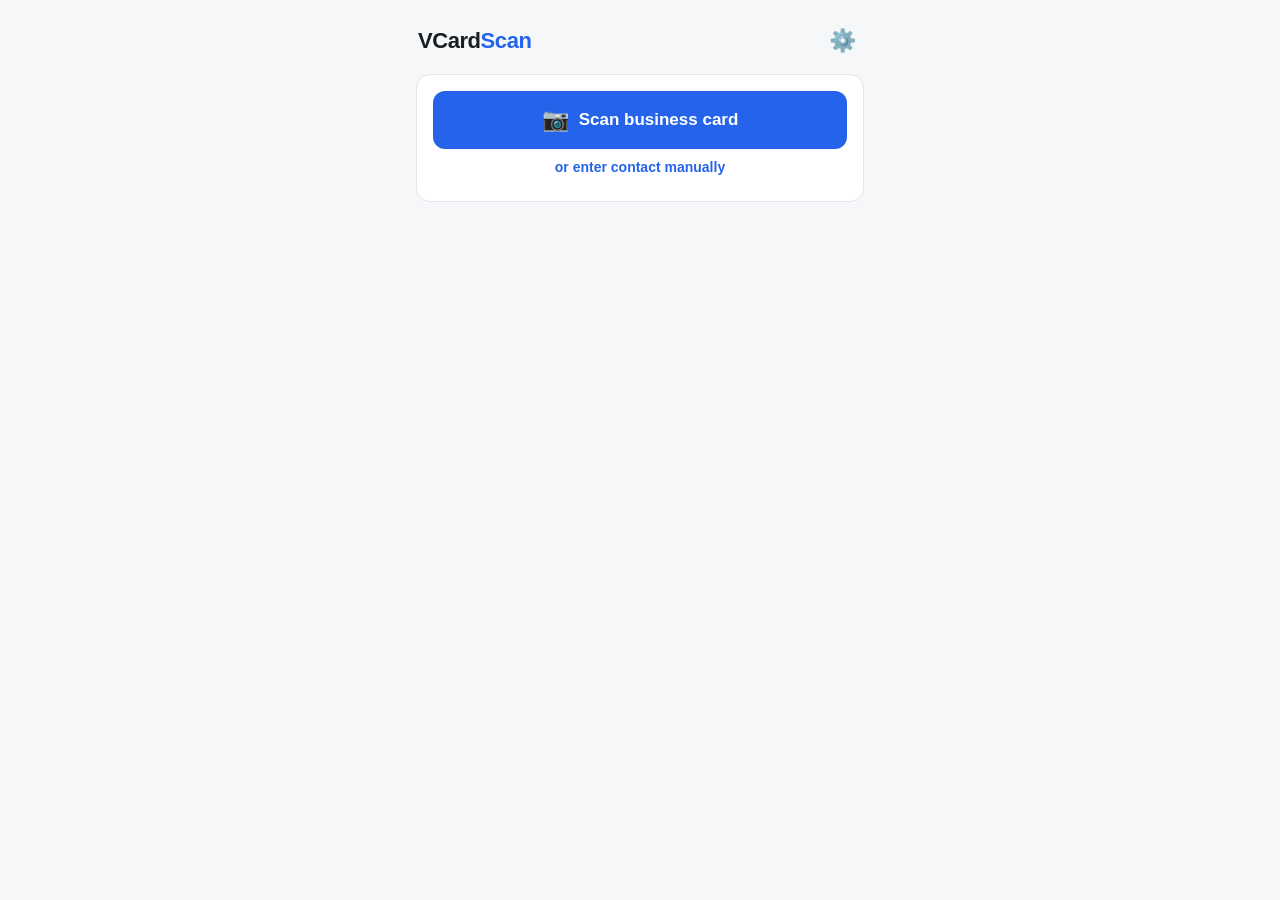
<file: index.html>
<!DOCTYPE html>
<html lang="en">
<head>
<meta charset="UTF-8">
<meta name="viewport" content="width=device-width, initial-scale=1, viewport-fit=cover">
<meta name="theme-color" content="#f6f7f9">
<meta name="mobile-web-app-capable" content="yes">
<meta name="apple-mobile-web-app-capable" content="yes">
<meta name="apple-mobile-web-app-status-bar-style" content="default">
<meta name="apple-mobile-web-app-title" content="VCardScan">
<link rel="apple-touch-icon" href="icon.png">
<link rel="manifest" href="manifest.json">
<title>VCardScan</title>
<style>
  :root {
    --bg: #f6f7f9;
    --card: #ffffff;
    --text: #1a1d21;
    --muted: #6b7280;
    --accent: #2563eb;
    --accent-press: #1d4ed8;
    --border: #e2e5ea;
    --danger: #dc2626;
    --radius: 14px;
  }
  @media (prefers-color-scheme: dark) {
    :root {
      --bg: #101214;
      --card: #1b1e22;
      --text: #eef0f3;
      --muted: #9aa1ab;
      --accent: #3b82f6;
      --accent-press: #2563eb;
      --border: #2c3137;
      --danger: #f87171;
    }
  }
  * { box-sizing: border-box; margin: 0; padding: 0; }
  html { -webkit-text-size-adjust: 100%; }
  body {
    font-family: -apple-system, BlinkMacSystemFont, "Segoe UI", Roboto, sans-serif;
    background: var(--bg);
    color: var(--text);
    padding: env(safe-area-inset-top) env(safe-area-inset-right) env(safe-area-inset-bottom) env(safe-area-inset-left);
  }
  .wrap { max-width: 480px; margin: 0 auto; padding: 16px 16px 48px; }

  header {
    display: flex; align-items: center; justify-content: space-between;
    padding: 8px 2px 16px;
  }
  header h1 { font-size: 22px; font-weight: 700; letter-spacing: -0.02em; }
  header h1 span { color: var(--accent); }
  #settingsBtn {
    background: none; border: none; font-size: 22px; cursor: pointer;
    padding: 6px; line-height: 1; color: var(--muted);
  }

  .panel {
    background: var(--card);
    border: 1px solid var(--border);
    border-radius: var(--radius);
    padding: 16px;
    margin-bottom: 14px;
  }

  #settingsPanel { display: none; }
  #settingsPanel.open { display: block; }
  #settingsPanel label { font-size: 13px; font-weight: 600; color: var(--muted); display: block; margin-bottom: 6px; }
  #settingsPanel .row { display: flex; gap: 8px; }
  #settingsPanel input {
    flex: 1; min-width: 0;
  }
  #settingsPanel .hint { font-size: 12px; color: var(--muted); margin-top: 8px; line-height: 1.4; }
  #keySavedMsg { color: #16a34a; font-size: 12px; margin-top: 6px; display: none; }

  input, textarea {
    font: inherit; color: var(--text);
    background: var(--bg);
    border: 1px solid var(--border);
    border-radius: 10px;
    padding: 11px 12px;
    width: 100%;
    -webkit-appearance: none;
  }
  input:focus, textarea:focus { outline: 2px solid var(--accent); outline-offset: -1px; }
  textarea { resize: vertical; min-height: 64px; }

  .btn {
    font: inherit; font-weight: 600;
    border: none; border-radius: 12px;
    cursor: pointer;
    -webkit-tap-highlight-color: transparent;
  }
  .btn-primary {
    background: var(--accent); color: #fff;
    width: 100%; padding: 16px;
    font-size: 17px;
  }
  .btn-primary:active { background: var(--accent-press); }
  .btn-primary:disabled { opacity: 0.55; }
  .btn-small {
    background: var(--accent); color: #fff;
    padding: 11px 16px; font-size: 14px;
  }
  .btn-ghost {
    background: none; color: var(--accent);
    padding: 10px; font-size: 14px; width: 100%;
  }

  #scanBtn { display: flex; align-items: center; justify-content: center; gap: 10px; }
  #scanBtn .icon { font-size: 22px; }

  #preview {
    display: none;
    width: 100%; max-height: 220px; object-fit: contain;
    border-radius: 10px; margin-top: 12px;
    background: var(--bg);
  }

  #status {
    display: none;
    align-items: center; gap: 10px;
    margin-top: 14px; font-size: 14px; color: var(--muted);
  }
  #status.show { display: flex; }
  #status.error { color: var(--danger); }
  .spinner {
    width: 18px; height: 18px; flex: none;
    border: 2.5px solid var(--border);
    border-top-color: var(--accent);
    border-radius: 50%;
    animation: spin 0.8s linear infinite;
  }
  @keyframes spin { to { transform: rotate(360deg); } }

  #formPanel { display: none; }
  #formPanel.show { display: block; }
  #formPanel h2 { font-size: 16px; margin-bottom: 14px; }
  .field { margin-bottom: 12px; }
  .field label {
    display: block; font-size: 12px; font-weight: 600;
    color: var(--muted); text-transform: uppercase; letter-spacing: 0.04em;
    margin-bottom: 5px;
  }
  .multi-row { display: flex; gap: 8px; margin-bottom: 8px; }
  .multi-row input { flex: 1; min-width: 0; }
  .remove-btn {
    background: none; border: none; color: var(--muted);
    font-size: 20px; cursor: pointer; padding: 0 6px; flex: none;
  }
  .add-btn {
    background: none; border: none; color: var(--accent);
    font: inherit; font-size: 13px; font-weight: 600;
    cursor: pointer; padding: 2px 0;
  }
  #saveBtn { margin-top: 8px; }
</style>
</head>
<body>
<div class="wrap">

  <header>
    <h1>VCard<span>Scan</span></h1>
    <button id="settingsBtn" title="Settings" aria-label="Settings">&#9881;&#65039;</button>
  </header>

  <div id="settingsPanel" class="panel">
    <label for="apiKeyInput">Anthropic API key</label>
    <div class="row">
      <input type="password" id="apiKeyInput" placeholder="sk-ant-..." autocomplete="off" autocapitalize="off" spellcheck="false">
      <button class="btn btn-small" id="saveKeyBtn">Save</button>
    </div>
    <div id="keySavedMsg">Key saved.</div>
    <div class="hint">Stored only in this browser (localStorage) and sent directly to the Anthropic API. Get a key at console.anthropic.com.</div>
  </div>

  <div class="panel">
    <button class="btn btn-primary" id="scanBtn">
      <span class="icon">&#128247;</span><span id="scanBtnLabel">Scan business card</span>
    </button>
    <input type="file" id="fileInput" accept="image/*" capture="environment" hidden>
    <img id="preview" alt="Card preview">
    <div id="status"><div class="spinner" id="statusSpinner"></div><span id="statusText"></span></div>
    <button class="btn btn-ghost" id="manualBtn">or enter contact manually</button>
  </div>

  <div id="formPanel" class="panel">
    <h2>Contact details</h2>

    <div class="field">
      <label for="f_name">Name</label>
      <input id="f_name" autocomplete="off" placeholder="Full name">
    </div>
    <div class="field">
      <label for="f_company">Company</label>
      <input id="f_company" autocomplete="off" placeholder="Company">
    </div>
    <div class="field">
      <label for="f_jobTitle">Job title</label>
      <input id="f_jobTitle" autocomplete="off" placeholder="Job title">
    </div>

    <div class="field">
      <label>Phone numbers</label>
      <div id="phoneList"></div>
      <button class="add-btn" id="addPhoneBtn" type="button">+ Add phone</button>
    </div>

    <div class="field">
      <label>Email addresses</label>
      <div id="emailList"></div>
      <button class="add-btn" id="addEmailBtn" type="button">+ Add email</button>
    </div>

    <div class="field">
      <label for="f_website">Website</label>
      <input id="f_website" autocomplete="off" autocapitalize="off" placeholder="example.com">
    </div>
    <div class="field">
      <label for="f_address">Address</label>
      <textarea id="f_address" placeholder="Street, city, country"></textarea>
    </div>

    <button class="btn btn-primary" id="saveBtn">Save contact (.vcf)</button>
  </div>

</div>

<script>
"use strict";

var KEY_STORAGE = "vcardscan_api_key";
var $ = function (id) { return document.getElementById(id); };

/* ---------- Settings ---------- */

$("settingsBtn").addEventListener("click", function () {
  $("settingsPanel").classList.toggle("open");
  $("apiKeyInput").value = localStorage.getItem(KEY_STORAGE) || "";
});

$("saveKeyBtn").addEventListener("click", function () {
  localStorage.setItem(KEY_STORAGE, $("apiKeyInput").value.trim());
  var msg = $("keySavedMsg");
  msg.style.display = "block";
  setTimeout(function () { msg.style.display = "none"; }, 2000);
});

/* ---------- Scan flow ---------- */

$("scanBtn").addEventListener("click", function () {
  if (!(localStorage.getItem(KEY_STORAGE) || "").trim()) {
    $("settingsPanel").classList.add("open");
    setStatus("Add your Anthropic API key first (gear icon above).", true);
    $("apiKeyInput").focus();
    return;
  }
  $("fileInput").value = "";
  $("fileInput").click();
});

$("manualBtn").addEventListener("click", function () {
  fillForm({});
  showForm();
});

$("fileInput").addEventListener("change", function () {
  var file = this.files && this.files[0];
  if (file) handleImage(file);
});

function setStatus(text, isError, busy) {
  var s = $("status");
  s.classList.add("show");
  s.classList.toggle("error", !!isError);
  $("statusSpinner").style.display = busy ? "block" : "none";
  $("statusText").textContent = text;
}
function clearStatus() { $("status").classList.remove("show"); }

function handleImage(file) {
  $("scanBtn").disabled = true;
  setStatus("Compressing photo…", false, true);

  resizeToJpeg(file, 1024, 0.85)
    .then(function (result) {
      $("preview").src = result.dataUrl;
      $("preview").style.display = "block";
      setStatus("Reading card with Claude…", false, true);
      return extractContact(result.base64);
    })
    .then(function (contact) {
      clearStatus();
      fillForm(contact);
      showForm();
    })
    .catch(function (err) {
      setStatus(err.message || "Something went wrong.", true, false);
    })
    .then(function () {
      $("scanBtn").disabled = false;
      $("scanBtnLabel").textContent = "Scan another card";
    });
}

/* Resize/compress client-side to ~1024px JPEG to keep API costs low. */
function resizeToJpeg(file, maxDim, quality) {
  return new Promise(function (resolve, reject) {
    var url = URL.createObjectURL(file);
    var img = new Image();
    img.onload = function () {
      URL.revokeObjectURL(url);
      var w = img.naturalWidth, h = img.naturalHeight;
      var scale = Math.min(1, maxDim / Math.max(w, h));
      var canvas = document.createElement("canvas");
      canvas.width = Math.round(w * scale);
      canvas.height = Math.round(h * scale);
      var ctx = canvas.getContext("2d");
      ctx.drawImage(img, 0, 0, canvas.width, canvas.height);
      var dataUrl = canvas.toDataURL("image/jpeg", quality);
      resolve({ dataUrl: dataUrl, base64: dataUrl.split(",")[1] });
    };
    img.onerror = function () {
      URL.revokeObjectURL(url);
      reject(new Error("Could not read that image. Try another photo."));
    };
    img.src = url;
  });
}

/* ---------- Anthropic API ---------- */

var EXTRACT_PROMPT =
  "Extract the contact information from this business card image. " +
  "Respond with ONLY a JSON object, no markdown fences, no explanation, using exactly these keys: " +
  '{"name": string, "company": string, "jobTitle": string, "phones": string[], "emails": string[], "website": string, "address": string}. ' +
  "Use an empty string or empty array for anything not on the card. " +
  "Keep phone numbers formatted as printed. Put the full postal address on one line in \"address\".";

function extractContact(base64Jpeg) {
  var apiKey = (localStorage.getItem(KEY_STORAGE) || "").trim();
  return fetch("https://api.anthropic.com/v1/messages", {
    method: "POST",
    headers: {
      "content-type": "application/json",
      "x-api-key": apiKey,
      "anthropic-version": "2023-06-01",
      "anthropic-dangerous-direct-browser-access": "true"
    },
    body: JSON.stringify({
      model: "claude-haiku-4-5",
      max_tokens: 1024,
      messages: [{
        role: "user",
        content: [
          { type: "image", source: { type: "base64", media_type: "image/jpeg", data: base64Jpeg } },
          { type: "text", text: EXTRACT_PROMPT }
        ]
      }]
    })
  })
  .then(function (res) {
    return res.json().catch(function () { return {}; }).then(function (body) {
      if (!res.ok) {
        var detail = body && body.error && body.error.message ? body.error.message : "HTTP " + res.status;
        if (res.status === 401) detail = "Invalid API key. Check it in settings (gear icon).";
        throw new Error("API error: " + detail);
      }
      return body;
    });
  })
  .then(function (body) {
    var text = "";
    (body.content || []).forEach(function (block) {
      if (block.type === "text") text += block.text;
    });
    var match = text.match(/\{[\s\S]*\}/);
    if (!match) throw new Error("Could not read contact data from the card. Try a sharper photo.");
    try {
      return JSON.parse(match[0]);
    } catch (e) {
      throw new Error("Could not read contact data from the card. Try a sharper photo.");
    }
  })
  .catch(function (err) {
    if (err instanceof TypeError) throw new Error("Network error. Check your connection and try again.");
    throw err;
  });
}

/* ---------- Form ---------- */

function makeMultiRow(listEl, value, placeholder, type) {
  var row = document.createElement("div");
  row.className = "multi-row";
  var input = document.createElement("input");
  input.type = type;
  input.value = value || "";
  input.placeholder = placeholder;
  input.autocapitalize = "off";
  var remove = document.createElement("button");
  remove.type = "button";
  remove.className = "remove-btn";
  remove.setAttribute("aria-label", "Remove");
  remove.innerHTML = "&times;";
  remove.addEventListener("click", function () { row.remove(); });
  row.appendChild(input);
  row.appendChild(remove);
  listEl.appendChild(row);
  return input;
}

$("addPhoneBtn").addEventListener("click", function () {
  makeMultiRow($("phoneList"), "", "Phone number", "tel").focus();
});
$("addEmailBtn").addEventListener("click", function () {
  makeMultiRow($("emailList"), "", "Email address", "email").focus();
});

function asArray(v) {
  if (Array.isArray(v)) return v.filter(function (x) { return typeof x === "string" && x.trim(); });
  if (typeof v === "string" && v.trim()) return [v];
  return [];
}
function asString(v) { return typeof v === "string" ? v.trim() : ""; }

function fillForm(contact) {
  contact = contact || {};
  $("f_name").value = asString(contact.name);
  $("f_company").value = asString(contact.company);
  $("f_jobTitle").value = asString(contact.jobTitle);
  $("f_website").value = asString(contact.website);
  $("f_address").value = asString(contact.address);

  $("phoneList").innerHTML = "";
  $("emailList").innerHTML = "";
  var phones = asArray(contact.phones);
  var emails = asArray(contact.emails);
  if (!phones.length) phones = [""];
  if (!emails.length) emails = [""];
  phones.forEach(function (p) { makeMultiRow($("phoneList"), p, "Phone number", "tel"); });
  emails.forEach(function (e) { makeMultiRow($("emailList"), e, "Email address", "email"); });
}

function showForm() {
  $("formPanel").classList.add("show");
  $("formPanel").scrollIntoView({ behavior: "smooth", block: "start" });
}

function listValues(listEl) {
  return Array.prototype.map.call(listEl.querySelectorAll("input"), function (i) { return i.value.trim(); })
    .filter(function (v) { return v; });
}

/* ---------- vCard 3.0 ---------- */

function vEscape(s) {
  return s.replace(/\\/g, "\\\\").replace(/;/g, "\\;").replace(/,/g, "\\,").replace(/\r?\n/g, "\\n");
}

function buildVCard() {
  var name = $("f_name").value.trim();
  var company = $("f_company").value.trim();
  var jobTitle = $("f_jobTitle").value.trim();
  var website = $("f_website").value.trim();
  var address = $("f_address").value.trim();
  var phones = listValues($("phoneList"));
  var emails = listValues($("emailList"));

  var parts = name.split(/\s+/).filter(Boolean);
  var last = parts.length > 1 ? parts[parts.length - 1] : "";
  var first = parts.length > 1 ? parts.slice(0, -1).join(" ") : name;

  var lines = [
    "BEGIN:VCARD",
    "VERSION:3.0",
    "N:" + vEscape(last) + ";" + vEscape(first) + ";;;",
    "FN:" + vEscape(name || company || "Contact")
  ];
  if (company) lines.push("ORG:" + vEscape(company));
  if (jobTitle) lines.push("TITLE:" + vEscape(jobTitle));
  phones.forEach(function (p) { lines.push("TEL;TYPE=WORK,VOICE:" + vEscape(p)); });
  emails.forEach(function (e) { lines.push("EMAIL;TYPE=INTERNET,WORK:" + vEscape(e)); });
  if (website) lines.push("URL:" + vEscape(website));
  if (address) lines.push("ADR;TYPE=WORK:;;" + vEscape(address) + ";;;;");
  lines.push("END:VCARD");
  return lines.join("\r\n") + "\r\n";
}

$("saveBtn").addEventListener("click", function () {
  var name = $("f_name").value.trim();
  if (!name && !$("f_company").value.trim()) {
    setStatus("Enter at least a name or company before saving.", true, false);
    return;
  }
  clearStatus();
  var vcf = buildVCard();
  var blob = new Blob([vcf], { type: "text/vcard;charset=utf-8" });
  var url = URL.createObjectURL(blob);
  var a = document.createElement("a");
  var fileName = (name || $("f_company").value.trim() || "contact")
    .replace(/[^\wÀ-ɏ -]/g, "").trim().replace(/\s+/g, "_") || "contact";
  a.href = url;
  a.download = fileName + ".vcf";
  document.body.appendChild(a);
  a.click();
  a.remove();
  setTimeout(function () { URL.revokeObjectURL(url); }, 10000);
});
</script>
</body>
</html>
</file>
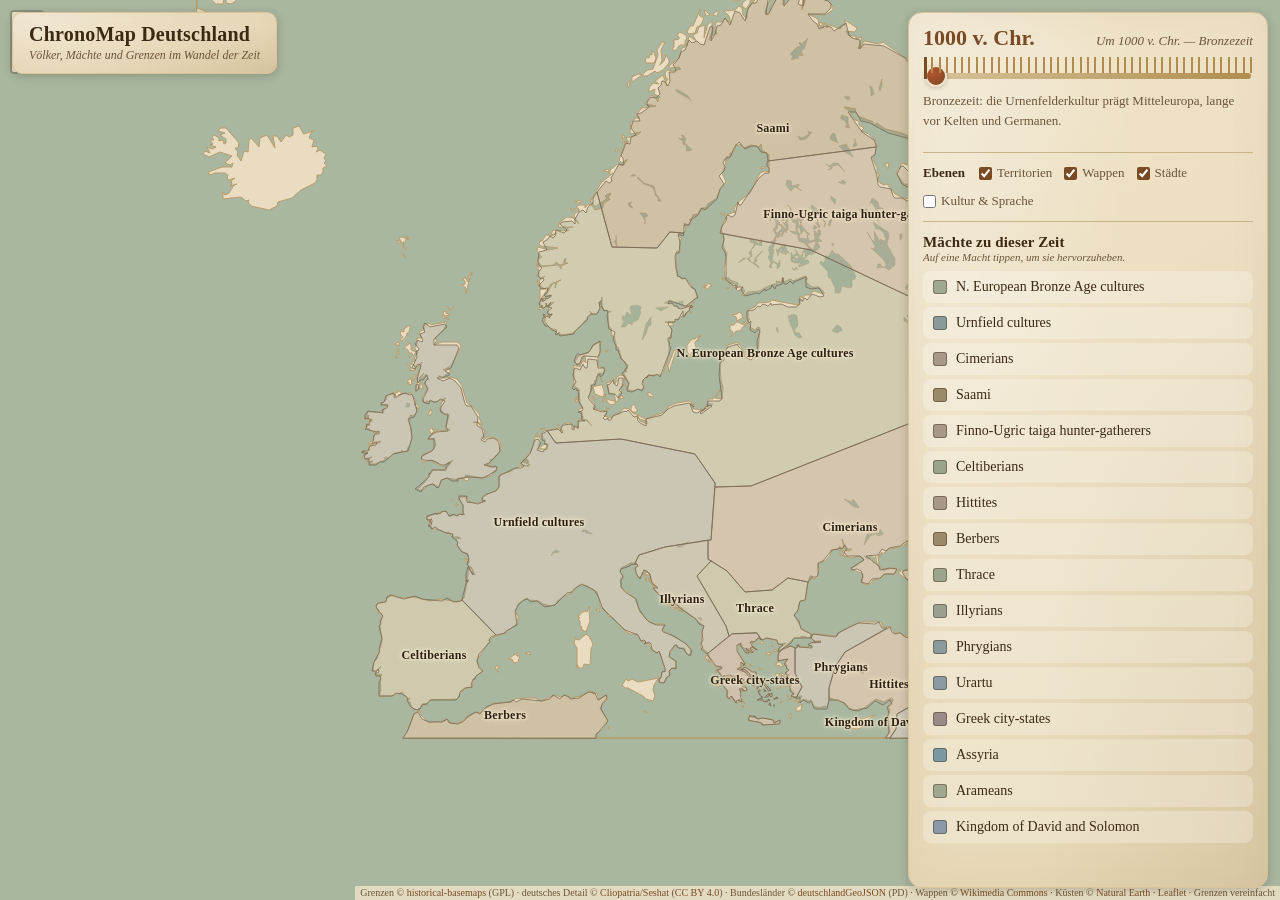
<file: chronomap/index.html>
<!DOCTYPE html>
<html lang="de">
<head>
<meta charset="UTF-8">
<meta name="viewport" content="width=device-width, initial-scale=1, viewport-fit=cover">
<meta name="theme-color" content="#7a4a25">
<meta name="mobile-web-app-capable" content="yes">
<meta name="apple-mobile-web-app-capable" content="yes">
<meta name="apple-mobile-web-app-title" content="ChronoMap">
<link rel="apple-touch-icon" href="icon.png">
<link rel="manifest" href="manifest.json">
<title>ChronoMap Deutschland</title>

<link rel="stylesheet" href="vendor/leaflet/leaflet.css">
<link rel="stylesheet" href="css/theme.css">
<link rel="stylesheet" href="css/map.css">
<link rel="stylesheet" href="css/layout.css">
</head>
<body>

<div id="map"></div>

<div id="titlebar" class="parchment">
  <h1 id="appTitle">ChronoMap Deutschland</h1>
  <div class="sub" id="subtitle"></div>
</div>

<div id="status">Lädt …</div>

<section id="panel" class="parchment" aria-label="Bedienung">
  <div class="panel-scroll">

    <div class="timeline">
      <div class="tl-head">
        <span id="yearOut">—</span>
        <span id="eraLabel"></span>
      </div>
      <div class="tl-slider-wrap">
        <div id="ticks"></div>
        <input type="range" id="slider" min="0" max="1" value="0" aria-label="Jahr">
      </div>
      <p id="blurb"></p>
    </div>

    <hr class="rule">

    <div class="layers">
      <span class="lbl" id="layersLabel">Ebenen</span>
      <label><input type="checkbox" id="layerTerritories" checked><span id="lblTerritories">Territorien</span></label>
      <label><input type="checkbox" id="layerWappen" checked><span id="lblWappen">Wappen</span></label>
      <label><input type="checkbox" id="layerSettlements" checked><span id="lblSettlements">Städte</span></label>
      <label><input type="checkbox" id="layerCultures"><span id="lblCultures">Kultur</span></label>
    </div>

    <hr class="rule">

    <div class="factions-head">
      <h2 id="factionsHeading">Mächte</h2>
      <div class="hint" id="factionsHint"></div>
    </div>
    <div id="factionList"></div>

    <div id="factionInfo"></div>

  </div>
</section>

<script src="vendor/leaflet/leaflet.js"></script>
<script type="module" src="js/app.js"></script>
</body>
</html>
</file>
<file: chronomap/vendor/leaflet/leaflet.css>
/* required styles */

.leaflet-pane,
.leaflet-tile,
.leaflet-marker-icon,
.leaflet-marker-shadow,
.leaflet-tile-container,
.leaflet-pane > svg,
.leaflet-pane > canvas,
.leaflet-zoom-box,
.leaflet-image-layer,
.leaflet-layer {
	position: absolute;
	left: 0;
	top: 0;
	}
.leaflet-container {
	overflow: hidden;
	}
.leaflet-tile,
.leaflet-marker-icon,
.leaflet-marker-shadow {
	-webkit-user-select: none;
	   -moz-user-select: none;
	        user-select: none;
	  -webkit-user-drag: none;
	}
/* Prevents IE11 from highlighting tiles in blue */
.leaflet-tile::selection {
	background: transparent;
}
/* Safari renders non-retina tile on retina better with this, but Chrome is worse */
.leaflet-safari .leaflet-tile {
	image-rendering: -webkit-optimize-contrast;
	}
/* hack that prevents hw layers "stretching" when loading new tiles */
.leaflet-safari .leaflet-tile-container {
	width: 1600px;
	height: 1600px;
	-webkit-transform-origin: 0 0;
	}
.leaflet-marker-icon,
.leaflet-marker-shadow {
	display: block;
	}
/* .leaflet-container svg: reset svg max-width decleration shipped in Joomla! (joomla.org) 3.x */
/* .leaflet-container img: map is broken in FF if you have max-width: 100% on tiles */
.leaflet-container .leaflet-overlay-pane svg {
	max-width: none !important;
	max-height: none !important;
	}
.leaflet-container .leaflet-marker-pane img,
.leaflet-container .leaflet-shadow-pane img,
.leaflet-container .leaflet-tile-pane img,
.leaflet-container img.leaflet-image-layer,
.leaflet-container .leaflet-tile {
	max-width: none !important;
	max-height: none !important;
	width: auto;
	padding: 0;
	}

.leaflet-container img.leaflet-tile {
	/* See: https://bugs.chromium.org/p/chromium/issues/detail?id=600120 */
	mix-blend-mode: plus-lighter;
}

.leaflet-container.leaflet-touch-zoom {
	-ms-touch-action: pan-x pan-y;
	touch-action: pan-x pan-y;
	}
.leaflet-container.leaflet-touch-drag {
	-ms-touch-action: pinch-zoom;
	/* Fallback for FF which doesn't support pinch-zoom */
	touch-action: none;
	touch-action: pinch-zoom;
}
.leaflet-container.leaflet-touch-drag.leaflet-touch-zoom {
	-ms-touch-action: none;
	touch-action: none;
}
.leaflet-container {
	-webkit-tap-highlight-color: transparent;
}
.leaflet-container a {
	-webkit-tap-highlight-color: rgba(51, 181, 229, 0.4);
}
.leaflet-tile {
	filter: inherit;
	visibility: hidden;
	}
.leaflet-tile-loaded {
	visibility: inherit;
	}
.leaflet-zoom-box {
	width: 0;
	height: 0;
	-moz-box-sizing: border-box;
	     box-sizing: border-box;
	z-index: 800;
	}
/* workaround for https://bugzilla.mozilla.org/show_bug.cgi?id=888319 */
.leaflet-overlay-pane svg {
	-moz-user-select: none;
	}

.leaflet-pane         { z-index: 400; }

.leaflet-tile-pane    { z-index: 200; }
.leaflet-overlay-pane { z-index: 400; }
.leaflet-shadow-pane  { z-index: 500; }
.leaflet-marker-pane  { z-index: 600; }
.leaflet-tooltip-pane   { z-index: 650; }
.leaflet-popup-pane   { z-index: 700; }

.leaflet-map-pane canvas { z-index: 100; }
.leaflet-map-pane svg    { z-index: 200; }

.leaflet-vml-shape {
	width: 1px;
	height: 1px;
	}
.lvml {
	behavior: url(#default#VML);
	display: inline-block;
	position: absolute;
	}


/* control positioning */

.leaflet-control {
	position: relative;
	z-index: 800;
	pointer-events: visiblePainted; /* IE 9-10 doesn't have auto */
	pointer-events: auto;
	}
.leaflet-top,
.leaflet-bottom {
	position: absolute;
	z-index: 1000;
	pointer-events: none;
	}
.leaflet-top {
	top: 0;
	}
.leaflet-right {
	right: 0;
	}
.leaflet-bottom {
	bottom: 0;
	}
.leaflet-left {
	left: 0;
	}
.leaflet-control {
	float: left;
	clear: both;
	}
.leaflet-right .leaflet-control {
	float: right;
	}
.leaflet-top .leaflet-control {
	margin-top: 10px;
	}
.leaflet-bottom .leaflet-control {
	margin-bottom: 10px;
	}
.leaflet-left .leaflet-control {
	margin-left: 10px;
	}
.leaflet-right .leaflet-control {
	margin-right: 10px;
	}


/* zoom and fade animations */

.leaflet-fade-anim .leaflet-popup {
	opacity: 0;
	-webkit-transition: opacity 0.2s linear;
	   -moz-transition: opacity 0.2s linear;
	        transition: opacity 0.2s linear;
	}
.leaflet-fade-anim .leaflet-map-pane .leaflet-popup {
	opacity: 1;
	}
.leaflet-zoom-animated {
	-webkit-transform-origin: 0 0;
	    -ms-transform-origin: 0 0;
	        transform-origin: 0 0;
	}
svg.leaflet-zoom-animated {
	will-change: transform;
}

.leaflet-zoom-anim .leaflet-zoom-animated {
	-webkit-transition: -webkit-transform 0.25s cubic-bezier(0,0,0.25,1);
	   -moz-transition:    -moz-transform 0.25s cubic-bezier(0,0,0.25,1);
	        transition:         transform 0.25s cubic-bezier(0,0,0.25,1);
	}
.leaflet-zoom-anim .leaflet-tile,
.leaflet-pan-anim .leaflet-tile {
	-webkit-transition: none;
	   -moz-transition: none;
	        transition: none;
	}

.leaflet-zoom-anim .leaflet-zoom-hide {
	visibility: hidden;
	}


/* cursors */

.leaflet-interactive {
	cursor: pointer;
	}
.leaflet-grab {
	cursor: -webkit-grab;
	cursor:    -moz-grab;
	cursor:         grab;
	}
.leaflet-crosshair,
.leaflet-crosshair .leaflet-interactive {
	cursor: crosshair;
	}
.leaflet-popup-pane,
.leaflet-control {
	cursor: auto;
	}
.leaflet-dragging .leaflet-grab,
.leaflet-dragging .leaflet-grab .leaflet-interactive,
.leaflet-dragging .leaflet-marker-draggable {
	cursor: move;
	cursor: -webkit-grabbing;
	cursor:    -moz-grabbing;
	cursor:         grabbing;
	}

/* marker & overlays interactivity */
.leaflet-marker-icon,
.leaflet-marker-shadow,
.leaflet-image-layer,
.leaflet-pane > svg path,
.leaflet-tile-container {
	pointer-events: none;
	}

.leaflet-marker-icon.leaflet-interactive,
.leaflet-image-layer.leaflet-interactive,
.leaflet-pane > svg path.leaflet-interactive,
svg.leaflet-image-layer.leaflet-interactive path {
	pointer-events: visiblePainted; /* IE 9-10 doesn't have auto */
	pointer-events: auto;
	}

/* visual tweaks */

.leaflet-container {
	background: #ddd;
	outline-offset: 1px;
	}
.leaflet-container a {
	color: #0078A8;
	}
.leaflet-zoom-box {
	border: 2px dotted #38f;
	background: rgba(255,255,255,0.5);
	}


/* general typography */
.leaflet-container {
	font-family: "Helvetica Neue", Arial, Helvetica, sans-serif;
	font-size: 12px;
	font-size: 0.75rem;
	line-height: 1.5;
	}


/* general toolbar styles */

.leaflet-bar {
	box-shadow: 0 1px 5px rgba(0,0,0,0.65);
	border-radius: 4px;
	}
.leaflet-bar a {
	background-color: #fff;
	border-bottom: 1px solid #ccc;
	width: 26px;
	height: 26px;
	line-height: 26px;
	display: block;
	text-align: center;
	text-decoration: none;
	color: black;
	}
.leaflet-bar a,
.leaflet-control-layers-toggle {
	background-position: 50% 50%;
	background-repeat: no-repeat;
	display: block;
	}
.leaflet-bar a:hover,
.leaflet-bar a:focus {
	background-color: #f4f4f4;
	}
.leaflet-bar a:first-child {
	border-top-left-radius: 4px;
	border-top-right-radius: 4px;
	}
.leaflet-bar a:last-child {
	border-bottom-left-radius: 4px;
	border-bottom-right-radius: 4px;
	border-bottom: none;
	}
.leaflet-bar a.leaflet-disabled {
	cursor: default;
	background-color: #f4f4f4;
	color: #bbb;
	}

.leaflet-touch .leaflet-bar a {
	width: 30px;
	height: 30px;
	line-height: 30px;
	}
.leaflet-touch .leaflet-bar a:first-child {
	border-top-left-radius: 2px;
	border-top-right-radius: 2px;
	}
.leaflet-touch .leaflet-bar a:last-child {
	border-bottom-left-radius: 2px;
	border-bottom-right-radius: 2px;
	}

/* zoom control */

.leaflet-control-zoom-in,
.leaflet-control-zoom-out {
	font: bold 18px 'Lucida Console', Monaco, monospace;
	text-indent: 1px;
	}

.leaflet-touch .leaflet-control-zoom-in, .leaflet-touch .leaflet-control-zoom-out  {
	font-size: 22px;
	}


/* layers control */

.leaflet-control-layers {
	box-shadow: 0 1px 5px rgba(0,0,0,0.4);
	background: #fff;
	border-radius: 5px;
	}
.leaflet-control-layers-toggle {
	background-image: url(images/layers.png);
	width: 36px;
	height: 36px;
	}
.leaflet-retina .leaflet-control-layers-toggle {
	background-image: url(images/layers-2x.png);
	background-size: 26px 26px;
	}
.leaflet-touch .leaflet-control-layers-toggle {
	width: 44px;
	height: 44px;
	}
.leaflet-control-layers .leaflet-control-layers-list,
.leaflet-control-layers-expanded .leaflet-control-layers-toggle {
	display: none;
	}
.leaflet-control-layers-expanded .leaflet-control-layers-list {
	display: block;
	position: relative;
	}
.leaflet-control-layers-expanded {
	padding: 6px 10px 6px 6px;
	color: #333;
	background: #fff;
	}
.leaflet-control-layers-scrollbar {
	overflow-y: scroll;
	overflow-x: hidden;
	padding-right: 5px;
	}
.leaflet-control-layers-selector {
	margin-top: 2px;
	position: relative;
	top: 1px;
	}
.leaflet-control-layers label {
	display: block;
	font-size: 13px;
	font-size: 1.08333em;
	}
.leaflet-control-layers-separator {
	height: 0;
	border-top: 1px solid #ddd;
	margin: 5px -10px 5px -6px;
	}

/* Default icon URLs */
.leaflet-default-icon-path { /* used only in path-guessing heuristic, see L.Icon.Default */
	background-image: url(images/marker-icon.png);
	}


/* attribution and scale controls */

.leaflet-container .leaflet-control-attribution {
	background: #fff;
	background: rgba(255, 255, 255, 0.8);
	margin: 0;
	}
.leaflet-control-attribution,
.leaflet-control-scale-line {
	padding: 0 5px;
	color: #333;
	line-height: 1.4;
	}
.leaflet-control-attribution a {
	text-decoration: none;
	}
.leaflet-control-attribution a:hover,
.leaflet-control-attribution a:focus {
	text-decoration: underline;
	}
.leaflet-attribution-flag {
	display: inline !important;
	vertical-align: baseline !important;
	width: 1em;
	height: 0.6669em;
	}
.leaflet-left .leaflet-control-scale {
	margin-left: 5px;
	}
.leaflet-bottom .leaflet-control-scale {
	margin-bottom: 5px;
	}
.leaflet-control-scale-line {
	border: 2px solid #777;
	border-top: none;
	line-height: 1.1;
	padding: 2px 5px 1px;
	white-space: nowrap;
	-moz-box-sizing: border-box;
	     box-sizing: border-box;
	background: rgba(255, 255, 255, 0.8);
	text-shadow: 1px 1px #fff;
	}
.leaflet-control-scale-line:not(:first-child) {
	border-top: 2px solid #777;
	border-bottom: none;
	margin-top: -2px;
	}
.leaflet-control-scale-line:not(:first-child):not(:last-child) {
	border-bottom: 2px solid #777;
	}

.leaflet-touch .leaflet-control-attribution,
.leaflet-touch .leaflet-control-layers,
.leaflet-touch .leaflet-bar {
	box-shadow: none;
	}
.leaflet-touch .leaflet-control-layers,
.leaflet-touch .leaflet-bar {
	border: 2px solid rgba(0,0,0,0.2);
	background-clip: padding-box;
	}


/* popup */

.leaflet-popup {
	position: absolute;
	text-align: center;
	margin-bottom: 20px;
	}
.leaflet-popup-content-wrapper {
	padding: 1px;
	text-align: left;
	border-radius: 12px;
	}
.leaflet-popup-content {
	margin: 13px 24px 13px 20px;
	line-height: 1.3;
	font-size: 13px;
	font-size: 1.08333em;
	min-height: 1px;
	}
.leaflet-popup-content p {
	margin: 17px 0;
	margin: 1.3em 0;
	}
.leaflet-popup-tip-container {
	width: 40px;
	height: 20px;
	position: absolute;
	left: 50%;
	margin-top: -1px;
	margin-left: -20px;
	overflow: hidden;
	pointer-events: none;
	}
.leaflet-popup-tip {
	width: 17px;
	height: 17px;
	padding: 1px;

	margin: -10px auto 0;
	pointer-events: auto;

	-webkit-transform: rotate(45deg);
	   -moz-transform: rotate(45deg);
	    -ms-transform: rotate(45deg);
	        transform: rotate(45deg);
	}
.leaflet-popup-content-wrapper,
.leaflet-popup-tip {
	background: white;
	color: #333;
	box-shadow: 0 3px 14px rgba(0,0,0,0.4);
	}
.leaflet-container a.leaflet-popup-close-button {
	position: absolute;
	top: 0;
	right: 0;
	border: none;
	text-align: center;
	width: 24px;
	height: 24px;
	font: 16px/24px Tahoma, Verdana, sans-serif;
	color: #757575;
	text-decoration: none;
	background: transparent;
	}
.leaflet-container a.leaflet-popup-close-button:hover,
.leaflet-container a.leaflet-popup-close-button:focus {
	color: #585858;
	}
.leaflet-popup-scrolled {
	overflow: auto;
	}

.leaflet-oldie .leaflet-popup-content-wrapper {
	-ms-zoom: 1;
	}
.leaflet-oldie .leaflet-popup-tip {
	width: 24px;
	margin: 0 auto;

	-ms-filter: "progid:DXImageTransform.Microsoft.Matrix(M11=0.70710678, M12=0.70710678, M21=-0.70710678, M22=0.70710678)";
	filter: progid:DXImageTransform.Microsoft.Matrix(M11=0.70710678, M12=0.70710678, M21=-0.70710678, M22=0.70710678);
	}

.leaflet-oldie .leaflet-control-zoom,
.leaflet-oldie .leaflet-control-layers,
.leaflet-oldie .leaflet-popup-content-wrapper,
.leaflet-oldie .leaflet-popup-tip {
	border: 1px solid #999;
	}


/* div icon */

.leaflet-div-icon {
	background: #fff;
	border: 1px solid #666;
	}


/* Tooltip */
/* Base styles for the element that has a tooltip */
.leaflet-tooltip {
	position: absolute;
	padding: 6px;
	background-color: #fff;
	border: 1px solid #fff;
	border-radius: 3px;
	color: #222;
	white-space: nowrap;
	-webkit-user-select: none;
	-moz-user-select: none;
	-ms-user-select: none;
	user-select: none;
	pointer-events: none;
	box-shadow: 0 1px 3px rgba(0,0,0,0.4);
	}
.leaflet-tooltip.leaflet-interactive {
	cursor: pointer;
	pointer-events: auto;
	}
.leaflet-tooltip-top:before,
.leaflet-tooltip-bottom:before,
.leaflet-tooltip-left:before,
.leaflet-tooltip-right:before {
	position: absolute;
	pointer-events: none;
	border: 6px solid transparent;
	background: transparent;
	content: "";
	}

/* Directions */

.leaflet-tooltip-bottom {
	margin-top: 6px;
}
.leaflet-tooltip-top {
	margin-top: -6px;
}
.leaflet-tooltip-bottom:before,
.leaflet-tooltip-top:before {
	left: 50%;
	margin-left: -6px;
	}
.leaflet-tooltip-top:before {
	bottom: 0;
	margin-bottom: -12px;
	border-top-color: #fff;
	}
.leaflet-tooltip-bottom:before {
	top: 0;
	margin-top: -12px;
	margin-left: -6px;
	border-bottom-color: #fff;
	}
.leaflet-tooltip-left {
	margin-left: -6px;
}
.leaflet-tooltip-right {
	margin-left: 6px;
}
.leaflet-tooltip-left:before,
.leaflet-tooltip-right:before {
	top: 50%;
	margin-top: -6px;
	}
.leaflet-tooltip-left:before {
	right: 0;
	margin-right: -12px;
	border-left-color: #fff;
	}
.leaflet-tooltip-right:before {
	left: 0;
	margin-left: -12px;
	border-right-color: #fff;
	}

/* Printing */

@media print {
	/* Prevent printers from removing background-images of controls. */
	.leaflet-control {
		-webkit-print-color-adjust: exact;
		print-color-adjust: exact;
		}
	}
</file>
<file: chronomap/css/theme.css>
/* Pergament-Thema: gedämpfte Erdtöne, Serifenschrift, dezente Ornamentik. */
:root {
  --paper: #efe3c8;          /* Pergament */
  --paper-2: #e6d7b6;        /* etwas dunkler */
  --paper-edge: #d8c39a;
  --ink: #3a2a14;            /* Sepia-Tinte */
  --ink-soft: #6a563a;
  --accent: #7a4a25;         /* Siegellack-Braun */
  --accent-2: #9c6b3a;
  --gold: #b08d4f;
  --sea: #a9b7a0;
  --line: #c9b489;
  --shadow: rgba(58, 42, 20, 0.25);
  --danger: #8a2f24;
  --radius: 10px;

  --serif: Georgia, "Iowan Old Style", "Palatino Linotype", "Times New Roman", serif;
}

* { box-sizing: border-box; margin: 0; padding: 0; }
html, body { height: 100%; }
body {
  font-family: var(--serif);
  color: var(--ink);
  background: var(--sea);
  -webkit-text-size-adjust: 100%;
  overflow: hidden;
}

h1, h2, h3, h4 { font-weight: 700; letter-spacing: 0.01em; }

/* Feiner Papier-Verlauf für die Panels. */
.parchment {
  background:
    radial-gradient(120% 140% at 0% 0%, rgba(255,255,255,0.35), rgba(255,255,255,0) 55%),
    radial-gradient(120% 140% at 100% 100%, rgba(120,90,40,0.12), rgba(120,90,40,0) 55%),
    linear-gradient(160deg, var(--paper) 0%, var(--paper-2) 100%);
  border: 1px solid var(--paper-edge);
  box-shadow: 0 2px 10px var(--shadow), inset 0 0 40px rgba(150, 110, 50, 0.08);
}

a { color: var(--accent); }
</file>
<file: chronomap/css/map.css>
/* Leaflet im Pergament-Stil. */
.leaflet-container {
  background: var(--sea);
  font-family: var(--serif);
}

/* Zoom-Bedienelemente. */
.leaflet-bar a {
  background: var(--paper); color: var(--ink);
  border-bottom-color: var(--paper-edge);
}
.leaflet-bar a:hover { background: var(--paper-2); }

/* Attribution dezent ins Thema einpassen. */
.leaflet-control-attribution {
  background: rgba(239, 227, 200, 0.82) !important;
  color: var(--ink-soft);
  font-size: 10px;
  font-family: var(--serif);
}
.leaflet-control-attribution a { color: var(--accent); }

/* Tooltips als kleine Pergamentschilder. */
.cm-tooltip, .cm-place-label {
  background: var(--paper); color: var(--ink);
  border: 1px solid var(--paper-edge);
  border-radius: 6px;
  font-family: var(--serif);
  box-shadow: 0 1px 4px var(--shadow);
}
.cm-tooltip { font-size: 12px; padding: 4px 8px; }
.cm-tooltip strong { color: var(--accent); }

/* Dauerhafte Ortslabels: transparent, nur Schrift. */
.cm-place-label.leaflet-tooltip {
  background: transparent; border: none; box-shadow: none;
  color: var(--ink); font-size: 12px; font-weight: 700;
  text-shadow: 0 0 3px var(--paper), 0 0 3px var(--paper), 0 0 2px var(--paper);
  padding: 0;
}
.cm-place-label.leaflet-tooltip:before { display: none; }

.leaflet-tooltip.cm-tooltip:before { border-top-color: var(--paper-edge); }

/* Territorien-Namen (Wappen-Ersatz): transparente Schrift mit Pergament-Halo. */
.cm-label {
  width: auto !important; height: auto !important;
  margin: 0 !important; pointer-events: none;
  display: flex; align-items: center; justify-content: center;
}
/* Wappen-Marker: kleines Bild mit leichtem Pergament-Schatten. */
.cm-wappen {
  width: auto !important; height: auto !important; margin: 0 !important;
  pointer-events: none; display: flex; align-items: center; justify-content: center;
}
.cm-wappen img {
  width: 30px; height: 30px; object-fit: contain;
  transform: translate(-50%, -60%);
  filter: drop-shadow(0 1px 2px rgba(60,45,20,0.55));
}
.cm-label span {
  display: inline-block; transform: translate(-50%, -50%);
  white-space: nowrap;
  font-family: var(--serif); font-size: 12px; font-weight: 700;
  color: #2c2113; letter-spacing: 0.2px;
  text-shadow: 0 0 3px var(--paper), 0 0 3px var(--paper),
               0 0 2px var(--paper), 0 0 6px var(--paper);
}
</file>
<file: chronomap/css/layout.css>
/* App-Gerüst: Vollbildkarte mit überlagertem Titel und Bedienpanel. */
#map {
  position: absolute;
  inset: 0;
  background: var(--sea);
}

/* Titel oben links. */
#titlebar {
  position: absolute;
  top: 12px; left: 12px;
  z-index: 1000;
  padding: 10px 16px;
  border-radius: var(--radius);
  max-width: min(70vw, 360px);
}
#titlebar h1 { font-size: 20px; color: var(--ink); }
#titlebar .sub { font-size: 12px; color: var(--ink-soft); font-style: italic; margin-top: 2px; }

/* Statushinweis. */
#status {
  position: absolute;
  top: 12px; left: 50%; transform: translateX(-50%);
  z-index: 1200;
  display: none;
  padding: 8px 16px;
  border-radius: var(--radius);
  font-size: 13px;
  background: var(--paper); border: 1px solid var(--paper-edge);
}
#status.error { color: var(--danger); }

/* Bedienpanel: Bodenblende (mobil) bzw. rechte Spalte (breit). */
#panel {
  position: absolute;
  z-index: 1000;
  left: 8px; right: 8px; bottom: 8px;
  max-height: 56vh;
  display: flex; flex-direction: column;
  border-radius: 14px;
  overflow: hidden;
}
#panel .panel-scroll {
  overflow-y: auto;
  -webkit-overflow-scrolling: touch;
  padding: 12px 14px 16px;
}

/* Zeitleiste. */
.timeline { padding-bottom: 6px; }
.tl-head { display: flex; align-items: baseline; justify-content: space-between; gap: 10px; }
#yearOut { font-size: 22px; font-weight: 700; color: var(--accent); }
#eraLabel { font-size: 13px; font-style: italic; color: var(--ink-soft); text-align: right; }
.tl-slider-wrap { position: relative; margin: 14px 2px 4px; }
#ticks { position: absolute; left: 0; right: 0; top: -8px; height: 0; }
.tl-tick {
  position: absolute; top: 0; width: 2px; height: 16px;
  transform: translateX(-1px);
  background: var(--gold); border: none; padding: 0; cursor: pointer;
}
.tl-tick:hover { background: var(--accent); height: 20px; }
.tl-tick.is-active { background: var(--accent); height: 22px; width: 3px; }

input[type="range"] {
  -webkit-appearance: none; appearance: none;
  width: 100%; height: 6px; border-radius: 6px;
  background: linear-gradient(90deg, var(--paper-edge), var(--gold));
  outline: none;
}
input[type="range"]::-webkit-slider-thumb {
  -webkit-appearance: none; appearance: none;
  width: 22px; height: 22px; border-radius: 50%;
  background: radial-gradient(circle at 35% 30%, #b5532f, var(--accent));
  border: 2px solid var(--paper); box-shadow: 0 1px 4px var(--shadow); cursor: grab;
}
input[type="range"]::-moz-range-thumb {
  width: 20px; height: 20px; border-radius: 50%;
  background: var(--accent); border: 2px solid var(--paper); cursor: grab;
}

#blurb { font-size: 13px; line-height: 1.5; color: var(--ink-soft); margin: 8px 0 4px; }

hr.rule { border: none; border-top: 1px solid var(--line); margin: 12px 0; }

/* Ebenen-Schalter. */
.layers { display: flex; flex-wrap: wrap; align-items: center; gap: 12px; font-size: 13px; }
.layers .lbl { font-weight: 700; color: var(--ink); margin-right: 2px; }
.layers label { display: inline-flex; align-items: center; gap: 5px; cursor: pointer; color: var(--ink-soft); }
.layers input { accent-color: var(--accent); }

/* Fraktionsbereich. */
.factions-head { margin-top: 4px; }
.factions-head h2 { font-size: 15px; }
.factions-head .hint { font-size: 11px; color: var(--ink-soft); font-style: italic; }

#factionList { display: flex; flex-direction: column; gap: 4px; margin-top: 8px; }
.faction-item {
  display: flex; align-items: center; gap: 9px;
  width: 100%; text-align: left; cursor: pointer;
  font: inherit; color: var(--ink);
  background: rgba(255,255,255,0.25);
  border: 1px solid transparent; border-radius: 8px;
  padding: 7px 9px;
}
.faction-item:hover { background: rgba(255,255,255,0.5); }
.faction-item.active { background: rgba(176,141,79,0.28); border-color: var(--gold); }
.faction-item .swatch {
  width: 14px; height: 14px; border-radius: 3px; flex: none;
  border: 1px solid rgba(58,42,20,0.4);
}
.faction-name { font-size: 14px; }
.faction-rank { font-size: 11px; color: var(--ink-soft); font-style: italic; margin-left: 6px; }

/* Detailbereich. */
#factionInfo { display: none; margin-top: 12px; padding-top: 10px; border-top: 1px double var(--line); }
#factionInfo.open { display: block; }
.info-head { display: flex; align-items: flex-start; justify-content: space-between; gap: 10px; }
.info-head h3 { font-size: 17px; color: var(--accent); }
.info-close { background: none; border: none; font-size: 22px; line-height: 1; color: var(--ink-soft); cursor: pointer; padding: 0 4px; }
.info-note { font-size: 12px; font-style: italic; color: var(--ink-soft); margin: 6px 0; }
.info-grid { margin: 8px 0; }
.info-row { display: grid; grid-template-columns: 38% 62%; gap: 6px; padding: 3px 0; border-bottom: 1px dotted var(--line); font-size: 13px; }
.info-row dt { color: var(--ink-soft); font-style: italic; }
.info-facts { margin-top: 10px; }
.info-facts h4 { font-size: 13px; margin-bottom: 4px; }
.info-facts ul { margin-left: 18px; font-size: 13px; line-height: 1.45; }
.info-facts li { margin-bottom: 3px; }
.info-wiki { margin-top: 10px; font-size: 13px; }
.info-wiki a { color: var(--accent); text-decoration: none; font-weight: 600; }
.info-wiki a:hover { text-decoration: underline; }

/* Breite Bildschirme: Panel als rechte Spalte. */
@media (min-width: 760px) {
  #panel {
    top: 12px; bottom: 12px; right: 12px; left: auto;
    width: 360px; max-height: none;
  }
  #titlebar { max-width: 320px; }
}
</file>
